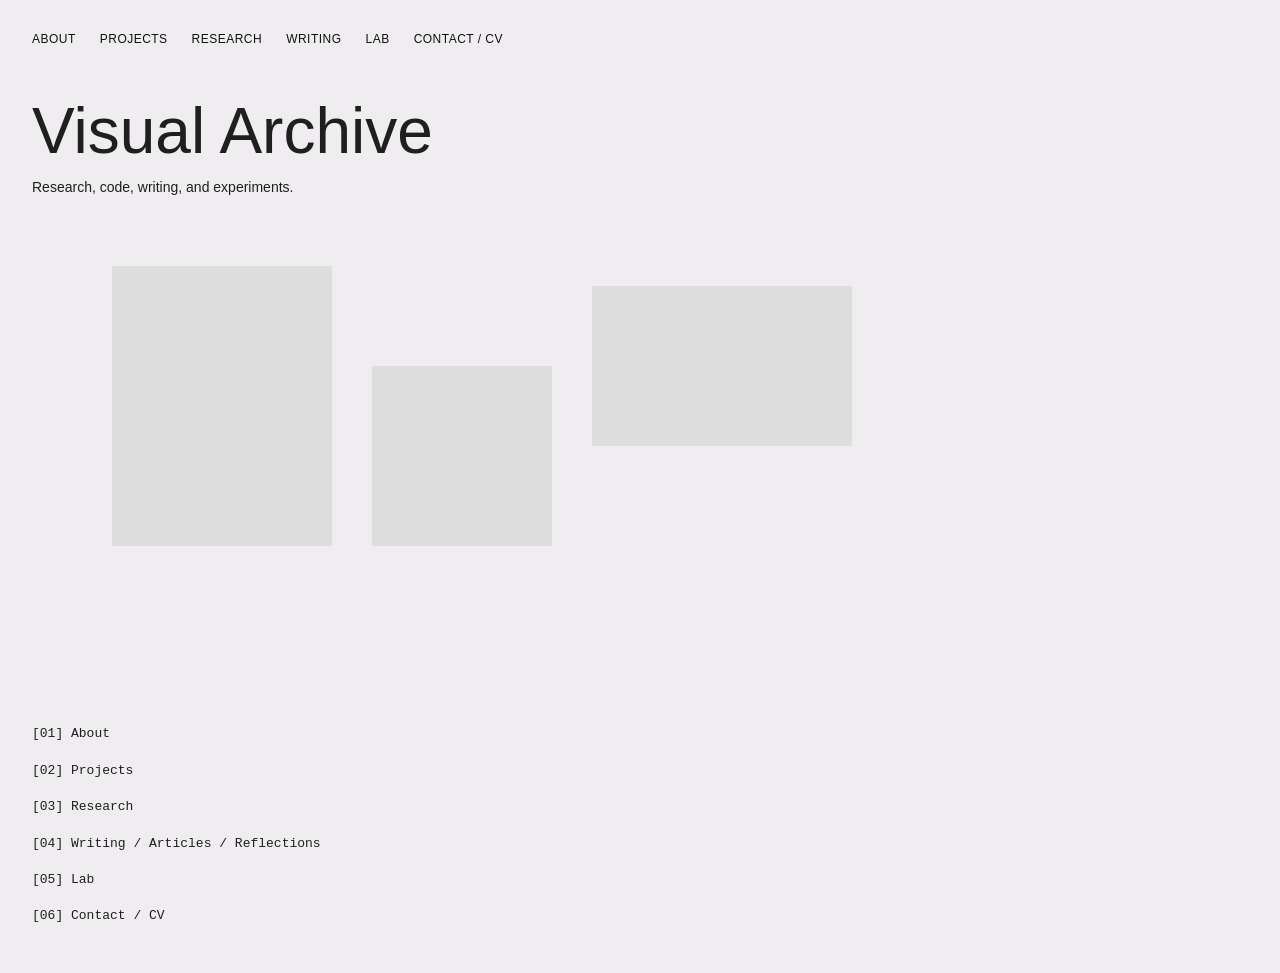
<file: index.html>
<!DOCTYPE html>
<html lang="en">
<head>
  <meta charset="UTF-8">
  <meta name="viewport" content="width=device-width, initial-scale=1.0">
  <title>Varvara Archive</title>
  <link rel="stylesheet" href="style.css">
</head>
<body>
<nav class="top-nav">
  <a href="pages/about.html">About</a>
  <a href="pages/projects.html">Projects</a>
  <a href="pages/research.html">Research</a>
  <a href="pages/writing.html">Writing</a>
  <a href="pages/lab.html">Lab</a>
  <a href="pages/contact.html">Contact / CV</a>
</nav>

  <main class="home">
    <section class="hero">
      <h1>Visual Archive</h1>
      <p>Research, code, writing, and experiments.</p>
    </section>

    <section class="floating-grid">
      <div class="img-block block-1"></div>
      <div class="img-block block-2"></div>
      <div class="img-block block-3"></div>
    </section>

<section class="project-list">
  <p>[01] About</p>
  <p>[02] Projects</p>
  <p>[03] Research</p>
  <p>[04] Writing / Articles / Reflections</p>
  <p>[05] Lab</p>
  <p>[06] Contact / CV</p>
</section>
  </main>
</body>
</html>
</file>
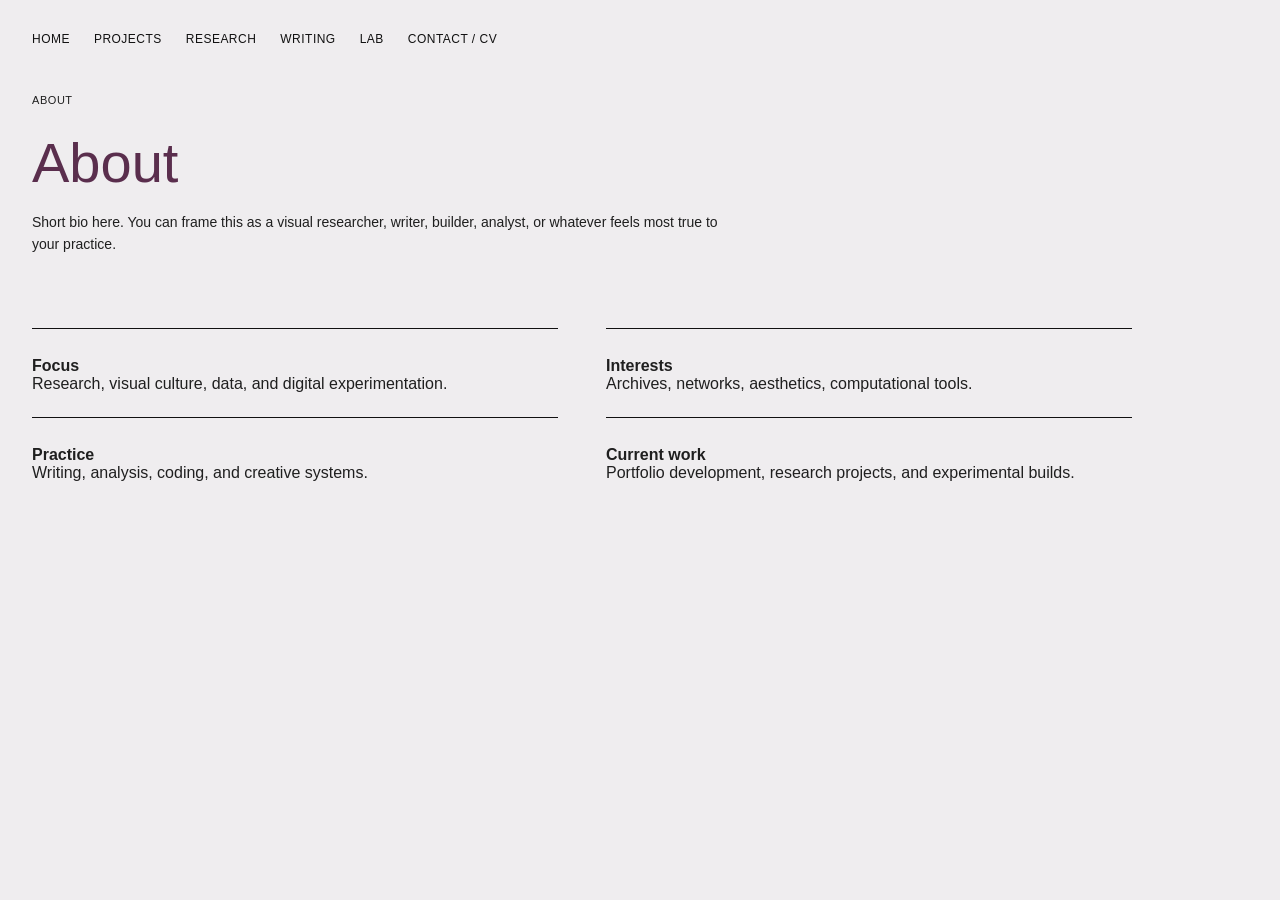
<file: pages/about.html>
<!DOCTYPE html>
<html lang="en">
<head>
  <meta charset="UTF-8">
  <meta name="viewport" content="width=device-width, initial-scale=1.0">
  <title>About</title>
  <link rel="stylesheet" href="../style.css">
</head>

<body>

  <nav class="top-nav">
    <a href="../index.html">Home</a>
    <a href="projects.html">Projects</a>
    <a href="research.html">Research</a>
    <a href="writing.html">Writing</a>
    <a href="lab.html">Lab</a>
    <a href="contact.html">Contact / CV</a>
  </nav>

  <main class="page-wrap">

    <p class="meta">About</p>

    <h1 class="page-title">About</h1>

    <p class="page-intro">
      Short bio here. You can frame this as a visual researcher, writer, builder,
      analyst, or whatever feels most true to your practice.
    </p>

    <div class="two-column">

      <div>
        <div class="note-block">
          <p><strong>Focus</strong><br>
          Research, visual culture, data, and digital experimentation.</p>
        </div>

        <div class="note-block">
          <p><strong>Practice</strong><br>
          Writing, analysis, coding, and creative systems.</p>
        </div>
      </div>

      <div>
        <div class="note-block">
          <p><strong>Interests</strong><br>
          Archives, networks, aesthetics, computational tools.</p>
        </div>

        <div class="note-block">
          <p><strong>Current work</strong><br>
          Portfolio development, research projects, and experimental builds.</p>
        </div>
      </div>

    </div>

  </main>

</body>
</html>
</file>
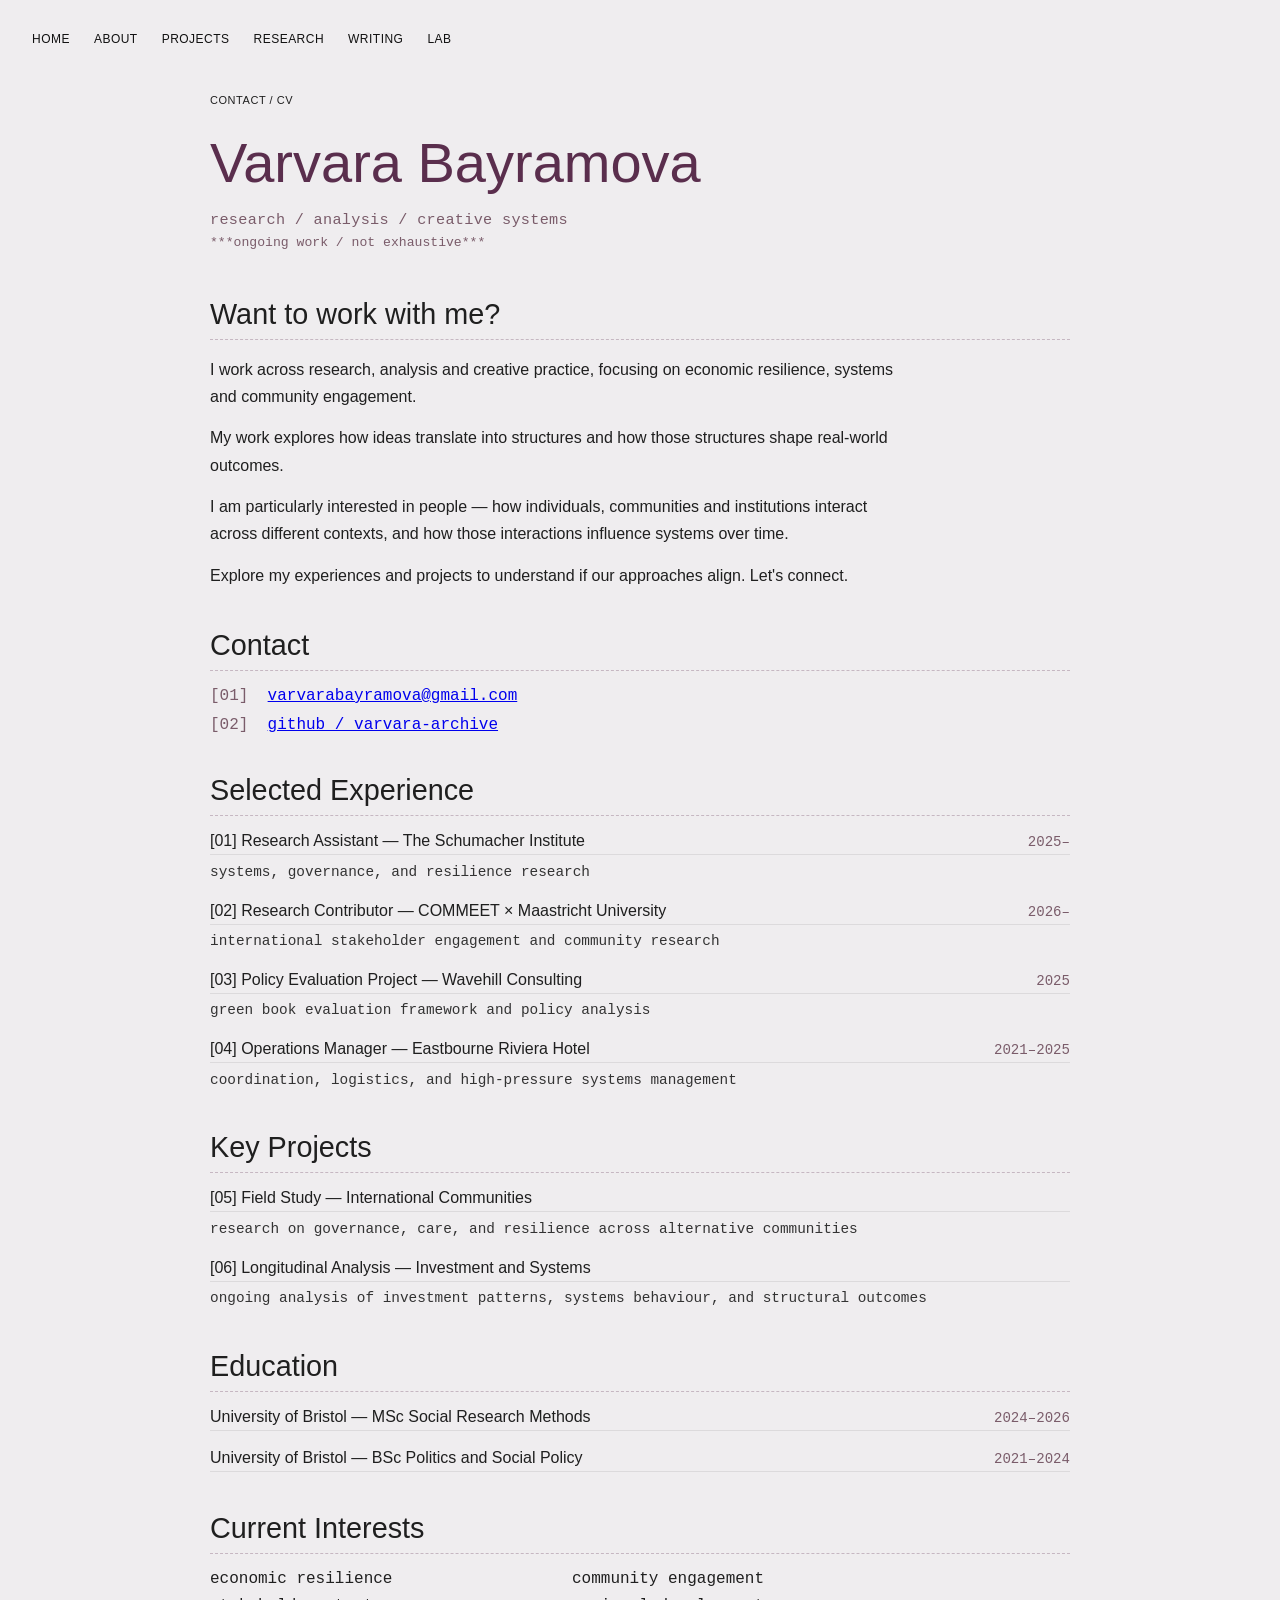
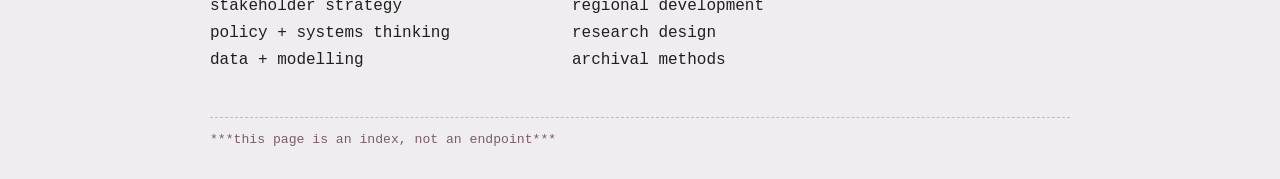
<file: pages/contact.html>
<!DOCTYPE html>
<html lang="en">
<head>
  <meta charset="UTF-8" />
  <meta name="viewport" content="width=device-width, initial-scale=1.0" />
  <title>Contact / CV</title>
  <link rel="stylesheet" href="../style.css" />
</head>
<body>
  <nav class="top-nav">
    <a href="../index.html">Home</a>
    <a href="about.html">About</a>
    <a href="projects.html">Projects</a>
    <a href="research.html">Research</a>
    <a href="writing.html">Writing</a>
    <a href="lab.html">Lab</a>
  </nav>

  <main class="page-wrap contact-page">
    <p class="meta">Contact / CV</p>

    <header class="contact-header">
      <h1 class="page-title">Varvara Bayramova</h1>
      <p class="page-subtitle">research / analysis / creative systems</p>
      <p class="page-note">***ongoing work / not exhaustive***</p>
    </header>

    <section class="contact-block">
      <h2 class="section-title">Want to work with me?</h2>
      <div class="section-rule"></div>

      <p class="body-copy">
        I work across research, analysis and creative practice, focusing on
        economic resilience, systems and community engagement.
      </p>

      <p class="body-copy">
        My work explores how ideas translate into structures and how those
        structures shape real-world outcomes.
      </p>

      <p class="body-copy">
        I am particularly interested in people — how individuals, communities
        and institutions interact across different contexts, and how those
        interactions influence systems over time.
      </p>

      <p class="body-copy">
        Explore my experiences and projects to understand if our approaches align. Let's connect.
      </p>
    </section>

    <section class="contact-block">
      <h2 class="section-title">Contact</h2>
      <div class="section-rule"></div>

      <div class="index-list">
        <p><span>[01]</span> <a href="mailto:varvarabayramova@gmail.com">varvarabayramova@gmail.com</a></p>
        <p><span>[02]</span> <a href="https://github.com/varvara-archive" target="_blank" rel="noopener noreferrer">github / varvara-archive</a></p>
      </div>
    </section>

    <section class="contact-block">
      <h2 class="section-title">Selected Experience</h2>
      <div class="section-rule"></div>

      <div class="entry">
        <div class="entry-top">
          <p class="entry-title">[01] Research Assistant — The Schumacher Institute</p>
          <p class="entry-year">2025–</p>
        </div>
        <p class="entry-note">systems, governance, and resilience research</p>
      </div>

      <div class="entry">
        <div class="entry-top">
          <p class="entry-title">[02] Research Contributor — COMMEET × Maastricht University</p>
          <p class="entry-year">2026–</p>
        </div>
        <p class="entry-note">international stakeholder engagement and community research</p>
      </div>

      <div class="entry">
        <div class="entry-top">
          <p class="entry-title">[03] Policy Evaluation Project — Wavehill Consulting</p>
          <p class="entry-year">2025</p>
        </div>
        <p class="entry-note">green book evaluation framework and policy analysis</p>
      </div>

      <div class="entry">
        <div class="entry-top">
          <p class="entry-title">[04] Operations Manager — Eastbourne Riviera Hotel</p>
          <p class="entry-year">2021–2025</p>
        </div>
        <p class="entry-note">coordination, logistics, and high-pressure systems management</p>
      </div>
    </section>

    <section class="contact-block">
      <h2 class="section-title">Key Projects</h2>
      <div class="section-rule"></div>

      <div class="entry">
        <div class="entry-top">
          <p class="entry-title">[05] Field Study — International Communities</p>
        </div>
        <p class="entry-note">research on governance, care, and resilience across alternative communities</p>
      </div>

      <div class="entry">
        <div class="entry-top">
          <p class="entry-title">[06] Longitudinal Analysis — Investment and Systems</p>
        </div>
        <p class="entry-note">ongoing analysis of investment patterns, systems behaviour, and structural outcomes</p>
      </div>
    </section>

    <section class="contact-block">
      <h2 class="section-title">Education</h2>
      <div class="section-rule"></div>

      <div class="entry">
        <div class="entry-top">
          <p class="entry-title">University of Bristol — MSc Social Research Methods</p>
          <p class="entry-year">2024–2026</p>
        </div>
      </div>

      <div class="entry">
        <div class="entry-top">
          <p class="entry-title">University of Bristol — BSc Politics and Social Policy</p>
          <p class="entry-year">2021–2024</p>
        </div>
      </div>
    </section>

    <section class="contact-block">
      <h2 class="section-title">Current Interests</h2>
      <div class="section-rule"></div>

      <div class="interest-list">
        <p>economic resilience</p>
        <p>community engagement</p>
        <p>stakeholder strategy</p>
        <p>regional development</p>
        <p>policy + systems thinking</p>
        <p>research design</p>
        <p>data + modelling</p>
        <p>archival methods</p>
      </div>
    </section>

    <footer class="contact-footer">
      <p>***this page is an index, not an endpoint***</p>
    </footer>
  </main>
</body>
</html>
</file>
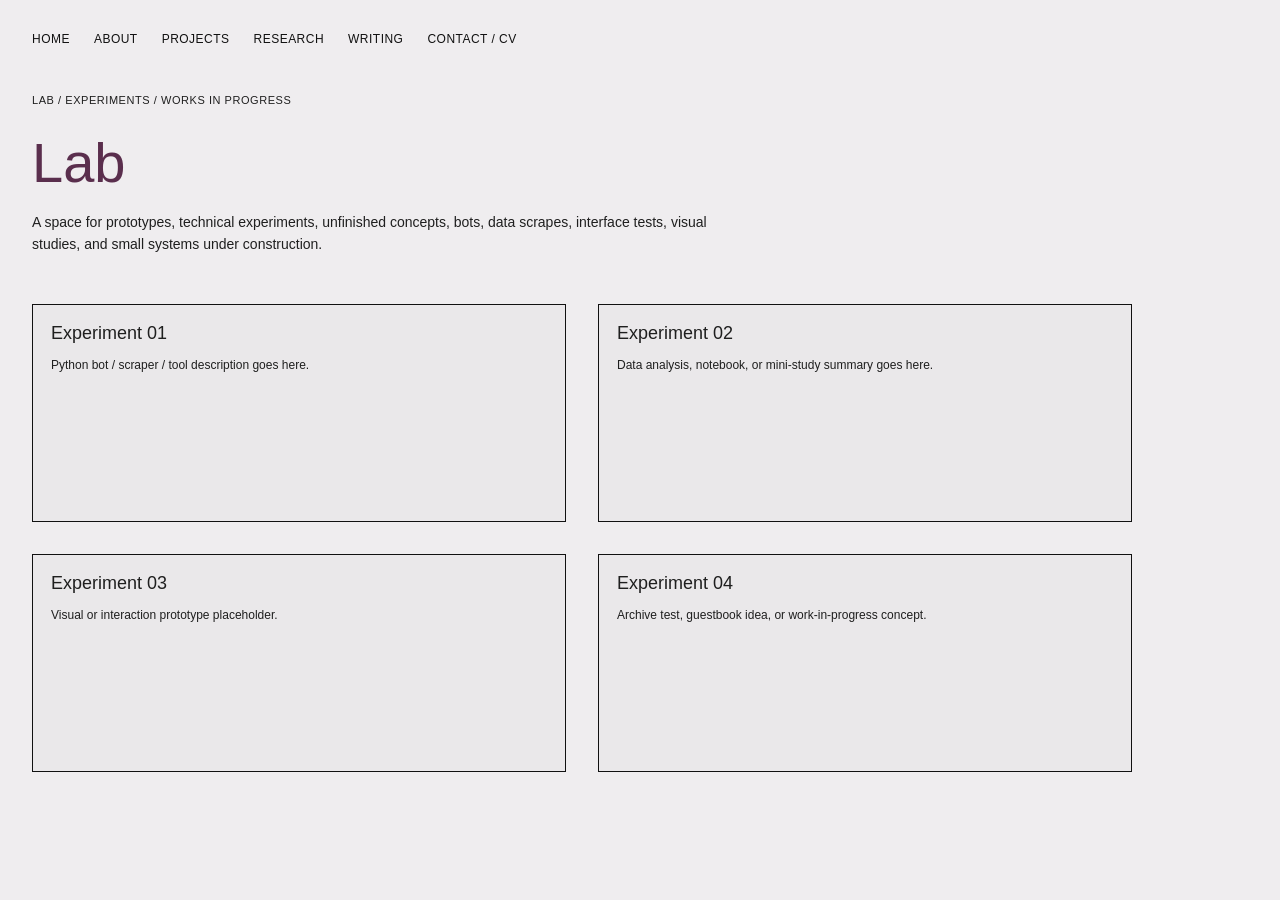
<file: pages/lab.html>
<!DOCTYPE html>
<html lang="en">
<head>
  <meta charset="UTF-8">
  <meta name="viewport" content="width=device-width, initial-scale=1.0">
  <title>Lab</title>
  <link rel="stylesheet" href="../style.css">
</head>
<body>
  <nav class="top-nav">
    <a href="../index.html">Home</a>
    <a href="about.html">About</a>
    <a href="projects.html">Projects</a>
    <a href="research.html">Research</a>
    <a href="writing.html">Writing</a>
    <a href="contact.html">Contact / CV</a>
  </nav>

  <main class="page-wrap">
    <p class="meta">Lab / Experiments / Works in Progress</p>
    <h1 class="page-title">Lab</h1>
    <p class="page-intro">
      A space for prototypes, technical experiments, unfinished concepts, bots, data scrapes,
      interface tests, visual studies, and small systems under construction.
    </p>

    <section class="lab-grid">
      <article class="lab-card">
        <h2>Experiment 01</h2>
        <p class="small">Python bot / scraper / tool description goes here.</p>
      </article>

      <article class="lab-card">
        <h2>Experiment 02</h2>
        <p class="small">Data analysis, notebook, or mini-study summary goes here.</p>
      </article>

      <article class="lab-card">
        <h2>Experiment 03</h2>
        <p class="small">Visual or interaction prototype placeholder.</p>
      </article>

      <article class="lab-card">
        <h2>Experiment 04</h2>
        <p class="small">Archive test, guestbook idea, or work-in-progress concept.</p>
      </article>
    </section>
  </main>
</body>
</html>
</file>
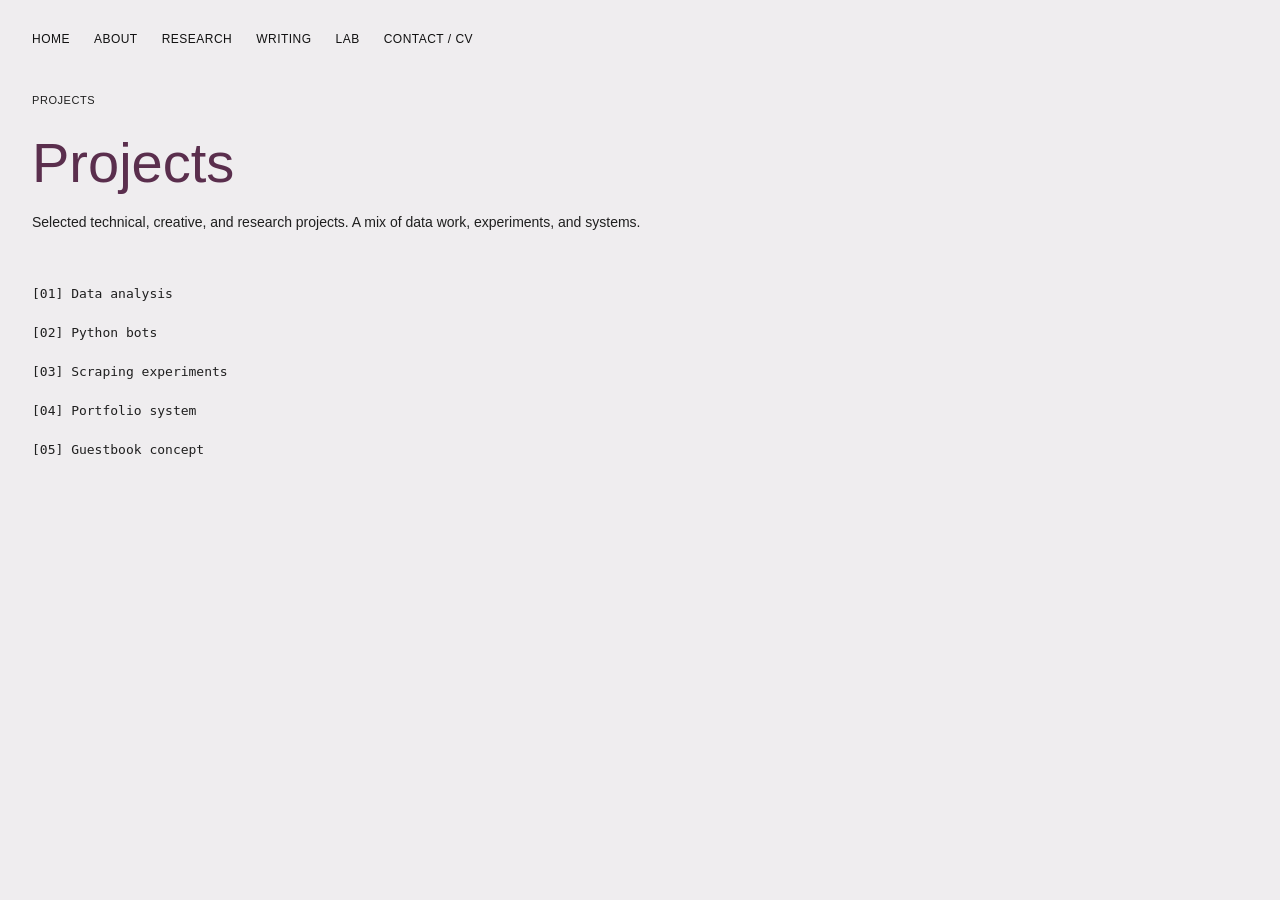
<file: pages/projects.html>
<!DOCTYPE html>
<html lang="en">
<head>
  <meta charset="UTF-8">
  <meta name="viewport" content="width=device-width, initial-scale=1.0">
  <title>Projects</title>
  <link rel="stylesheet" href="../style.css">
</head>

<body>

  <nav class="top-nav">
    <a href="../index.html">Home</a>
    <a href="about.html">About</a>
    <a href="research.html">Research</a>
    <a href="writing.html">Writing</a>
    <a href="lab.html">Lab</a>
    <a href="contact.html">Contact / CV</a>
  </nav>

  <main class="page-wrap">

    <p class="meta">Projects</p>

    <h1 class="page-title">Projects</h1>

    <p class="page-intro">
      Selected technical, creative, and research projects. A mix of data work,
      experiments, and systems.
    </p>

    <section class="archive-list">
      <p>[01] Data analysis</p>
      <p>[02] Python bots</p>
      <p>[03] Scraping experiments</p>
      <p>[04] Portfolio system</p>
      <p>[05] Guestbook concept</p>
    </section>

  </main>

</body>
</html>
</file>
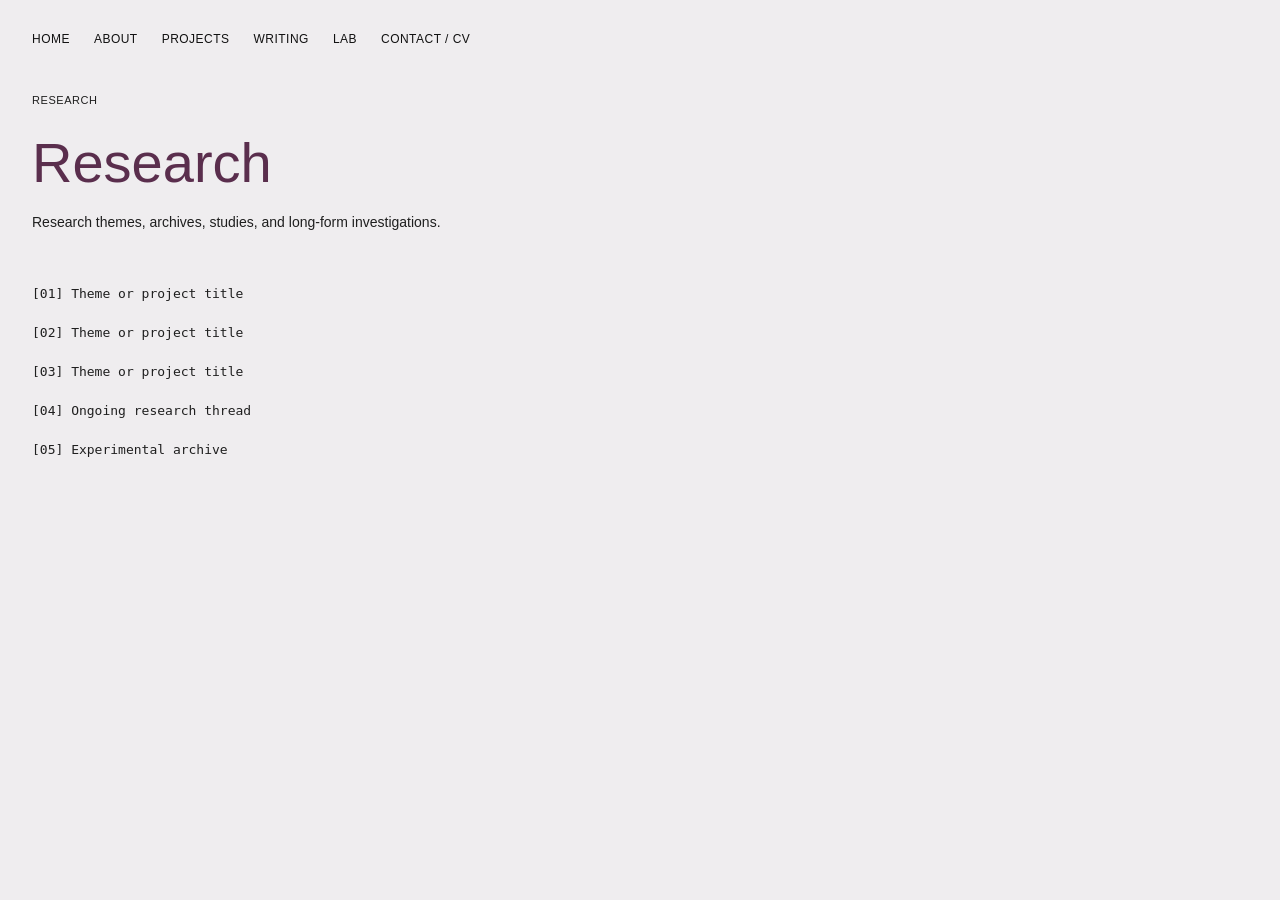
<file: pages/research.html>
<!DOCTYPE html>
<html lang="en">
<head>
  <meta charset="UTF-8">
  <meta name="viewport" content="width=device-width, initial-scale=1.0">
  <title>Research</title>
  <link rel="stylesheet" href="../style.css">
</head>

<body>

  <nav class="top-nav">
    <a href="../index.html">Home</a>
    <a href="about.html">About</a>
    <a href="projects.html">Projects</a>
    <a href="writing.html">Writing</a>
    <a href="lab.html">Lab</a>
    <a href="contact.html">Contact / CV</a>
  </nav>

  <main class="page-wrap">

    <p class="meta">Research</p>

    <h1 class="page-title">Research</h1>

    <p class="page-intro">
      Research themes, archives, studies, and long-form investigations.
    </p>

    <section class="archive-list">
      <p>[01] Theme or project title</p>
      <p>[02] Theme or project title</p>
      <p>[03] Theme or project title</p>
      <p>[04] Ongoing research thread</p>
      <p>[05] Experimental archive</p>
    </section>

  </main>

</body>
</html>
</file>
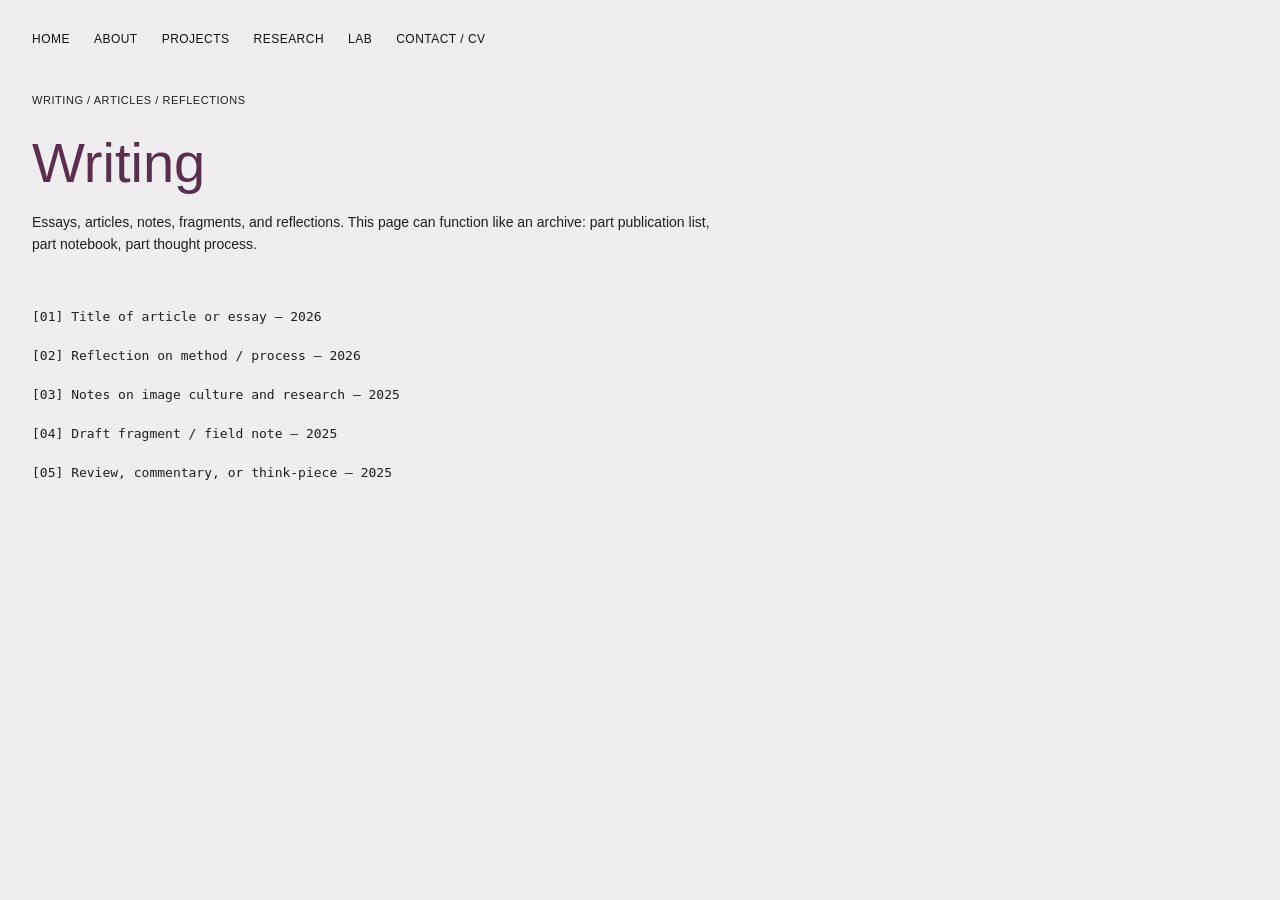
<file: pages/writing.html>
<!DOCTYPE html>
<html lang="en">
<head>
  <meta charset="UTF-8">
  <meta name="viewport" content="width=device-width, initial-scale=1.0">
  <title>Writing</title>
  <link rel="stylesheet" href="../style.css">
</head>
<body>
  <nav class="top-nav">
    <a href="../index.html">Home</a>
    <a href="about.html">About</a>
    <a href="projects.html">Projects</a>
    <a href="research.html">Research</a>
    <a href="lab.html">Lab</a>
    <a href="contact.html">Contact / CV</a>
  </nav>

  <main class="page-wrap">
    <p class="meta">Writing / Articles / Reflections</p>
    <h1 class="page-title">Writing</h1>
    <p class="page-intro">
      Essays, articles, notes, fragments, and reflections. This page can function like
      an archive: part publication list, part notebook, part thought process.
    </p>

    <section class="archive-list">
      <p>[01] Title of article or essay — 2026</p>
      <p>[02] Reflection on method / process — 2026</p>
      <p>[03] Notes on image culture and research — 2025</p>
      <p>[04] Draft fragment / field note — 2025</p>
      <p>[05] Review, commentary, or think-piece — 2025</p>
    </section>
  </main>
</body>
</html>
</file>
<file: style.css>
:root {
  --bg: #efedef;
  --primary: #5a2e4d;
  --accent: #7a5c6a;
  --ink: #1f1f1f;
  --metal: #bfc1c2;
}

body {
  margin: 0;
  padding: 32px;
  background: var(--bg);
  color: var(--ink);
  font-family: Arial, Helvetica, sans-serif;
}

/* NAVIGATION */
.top-nav {
  display: flex;
  gap: 24px;
  font-size: 12px;
  text-transform: uppercase;
  letter-spacing: 0.04em;
  margin-bottom: 48px;
}

.top-nav a {
  color: #111;
  text-decoration: none;
}

.top-nav a:hover {
  text-decoration: underline;
}

/* HOMEPAGE HERO */
.hero h1 {
  font-size: 64px;
  font-weight: 400;
  margin: 0 0 8px 0;
}

.hero p {
  font-size: 14px;
  margin: 0 0 48px 0;
  max-width: 520px;
  line-height: 1.6;
}

/* FLOATING IMAGE GRID */
.floating-grid {
  position: relative;
  height: 420px;
  margin-bottom: 56px;
}

.img-block {
  position: absolute;
  background: #ddd;
  overflow: hidden;
}

.block-1 {
  width: 220px;
  height: 280px;
  top: 20px;
  left: 80px;
}

.block-2 {
  width: 180px;
  height: 180px;
  top: 120px;
  left: 340px;
}

.block-3 {
  width: 260px;
  height: 160px;
  top: 40px;
  left: 560px;
}

/* HOMEPAGE PROJECT LIST */
.project-list {
  font-family: monospace;
  font-size: 13px;
  line-height: 1.8;
}

/* GENERAL PAGE LAYOUT */
.page-wrap {
  max-width: 1100px;
}

.page-title {
  font-size: 56px;
  font-weight: 400;
  margin: 0 0 16px 0;
  color: var(--primary);
}

.page-intro {
  max-width: 700px;
  font-size: 14px;
  line-height: 1.6;
  margin-bottom: 48px;
}

.meta {
  font-size: 11px;
  text-transform: uppercase;
  letter-spacing: 0.05em;
  margin-bottom: 24px;
}

/* ARCHIVE / WRITING / PROJECT LISTS */
.archive-list {
  font-family: monospace;
  font-size: 13px;
  line-height: 2;
  margin-top: 32px;
}

.archive-list a {
  color: #111;
  text-decoration: none;
}

.archive-list a:hover {
  text-decoration: underline;
}

/* TWO COLUMN LAYOUT */
.two-column {
  display: grid;
  grid-template-columns: 1fr 1fr;
  gap: 48px;
  margin-top: 32px;
}

/* SECTION BLOCKS */
.note-block {
  border-top: 1px solid #111;
  padding-top: 12px;
  margin-top: 24px;
}

/* CV LINK */
.cv-link {
  display: inline-block;
  margin-top: 16px;
  color: #111;
  text-decoration: none;
  border-bottom: 1px solid #111;
}

.cv-link:hover {
  opacity: 0.7;
}

/* LAB GRID */
.lab-grid {
  display: grid;
  grid-template-columns: repeat(2, minmax(220px, 1fr));
  gap: 32px;
  margin-top: 40px;
}

.lab-card {
  border: 1px solid #111;
  padding: 18px;
  min-height: 180px;
  background: rgba(0, 0, 0, 0.02);
}

.lab-card h2 {
  font-size: 18px;
  font-weight: 400;
  margin-top: 0;
  margin-bottom: 12px;
}

.small {
  font-size: 12px;
  line-height: 1.6;
}

/* OPTIONAL IMAGE STYLING FOR LATER */
img {
  max-width: 100%;
  display: block;
}

/* MOBILE */
@media (max-width: 800px) {
  body {
    padding: 20px;
  }

  .hero h1,
  .page-title {
    font-size: 40px;
  }

  .two-column,
  .lab-grid {
    grid-template-columns: 1fr;
  }

  .floating-grid {
    height: 260px;
  }

  .block-1 {
    width: 140px;
    height: 180px;
    left: 20px;
  }

  .block-2 {
    width: 120px;
    height: 120px;
    left: 170px;
    top: 90px;
  }

  .block-3 {
    width: 160px;
    height: 110px;
    left: 70px;
    top: 10px;
  }

  .top-nav {
    flex-wrap: wrap;
    row-gap: 10px;
  }
}

/* --- CONTACT PAGE STYLES --- */
.contact-page {
  max-width: 860px;
  margin: 0 auto;
}

.contact-header {
  margin-bottom: 3rem;
}

.page-subtitle {
  margin: 0.6rem 0 0.35rem;
  font-family: "Courier New", monospace;
  font-size: 0.95rem;
  color: var(--accent, #7a5c6a);
  letter-spacing: 0.02em;
}

.page-note {
  margin: 0;
  font-family: "Courier New", monospace;
  font-size: 0.82rem;
  color: var(--accent, #7a5c6a);
}

.contact-block {
  margin-bottom: 2.5rem;
}

.section-title {
  margin: 0 0 0.5rem;
  font-size: 1.8rem;
  font-weight: 500;
}

.section-rule {
  border-top: 1px dashed rgba(90, 46, 77, 0.28);
  margin-bottom: 1rem;
}

.body-copy {
  max-width: 700px;
  margin: 0 0 0.9rem;
  line-height: 1.7;
}

.index-list p {
  margin: 0 0 0.7rem;
  font-family: "Courier New", monospace;
}

.index-list span {
  display: inline-block;
  width: 3rem;
  color: var(--accent, #7a5c6a);
}

.entry {
  margin-bottom: 1.15rem;
}

.entry-top {
  display: flex;
  justify-content: space-between;
  gap: 1rem;
  align-items: baseline;
  padding-bottom: 0.25rem;
  border-bottom: 1px solid rgba(0, 0, 0, 0.08);
}

.entry-title {
  margin: 0;
}

.entry-year {
  margin: 0;
  white-space: nowrap;
  font-family: "Courier New", monospace;
  font-size: 0.88rem;
  color: var(--accent, #7a5c6a);
}

.entry-note {
  margin: 0.4rem 0 0;
  font-family: "Courier New", monospace;
  font-size: 0.9rem;
  line-height: 1.5;
  opacity: 0.9;
}

.interest-list {
  display: grid;
  grid-template-columns: repeat(2, minmax(0, 1fr));
  gap: 0.55rem 1.5rem;
  max-width: 700px;
}

.interest-list p {
  margin: 0;
  font-family: "Courier New", monospace;
}

.contact-footer {
  margin-top: 3rem;
  padding-top: 0.9rem;
  border-top: 1px dashed rgba(90, 46, 77, 0.28);
}

.contact-footer p {
  margin: 0;
  font-family: "Courier New", monospace;
  font-size: 0.82rem;
  color: var(--accent, #7a5c6a);
}

@media (max-width: 700px) {
  .entry-top {
    flex-direction: column;
    gap: 0.15rem;
  }

  .interest-list {
    grid-template-columns: 1fr;
  }

  .index-list span {
    width: 2.6rem;
  }
}
</file>
